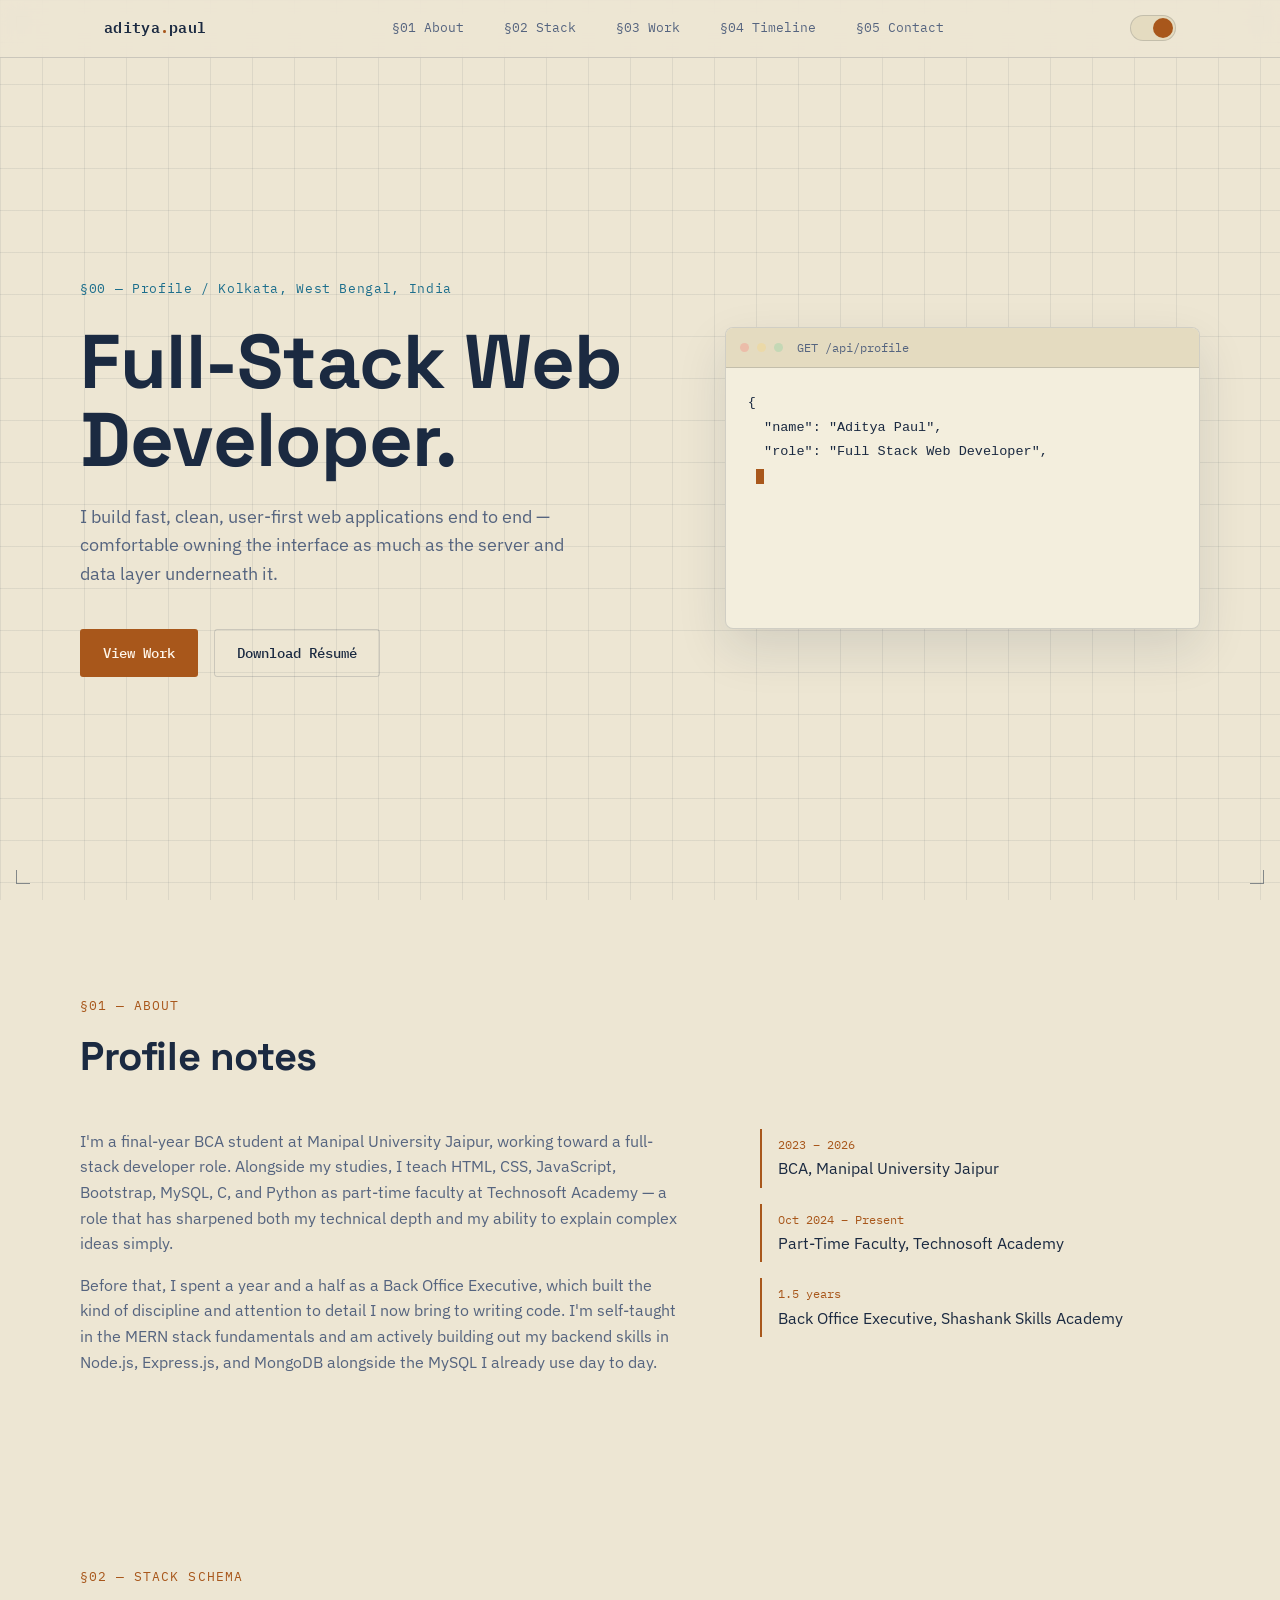
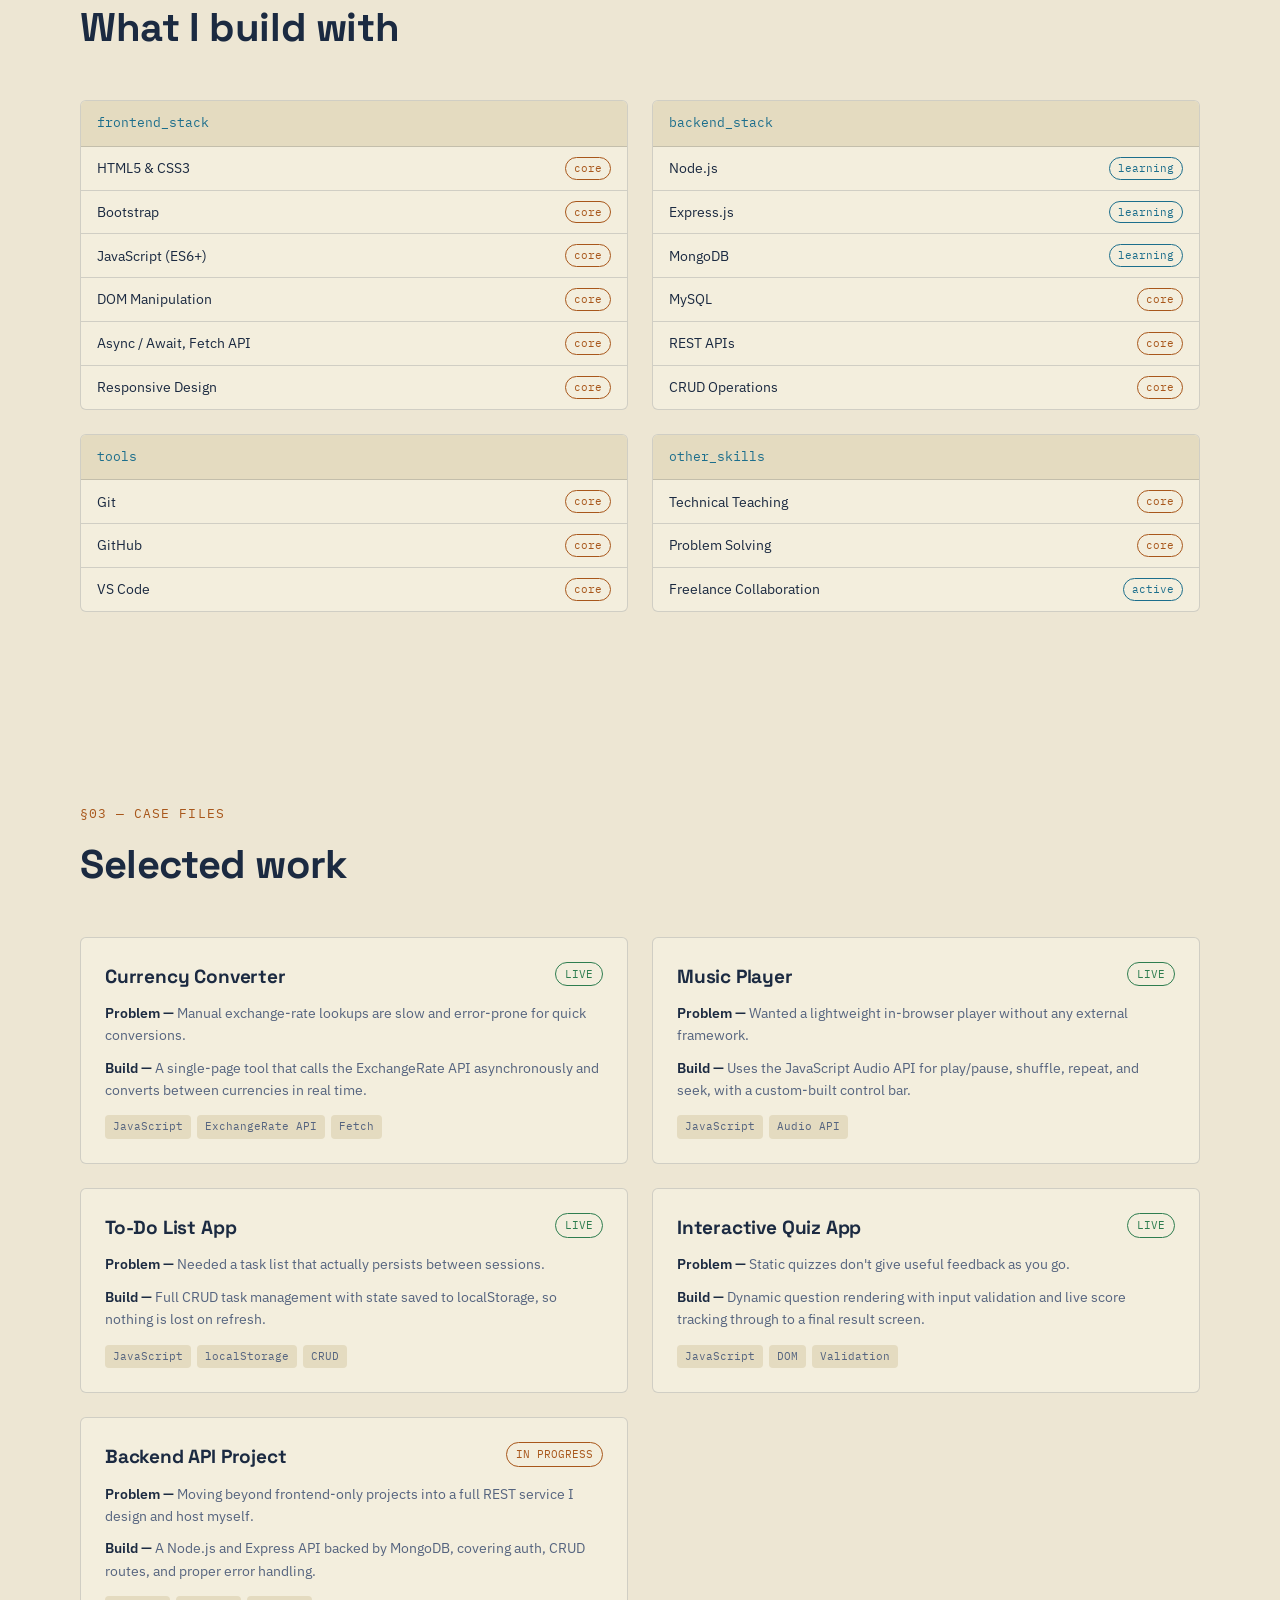
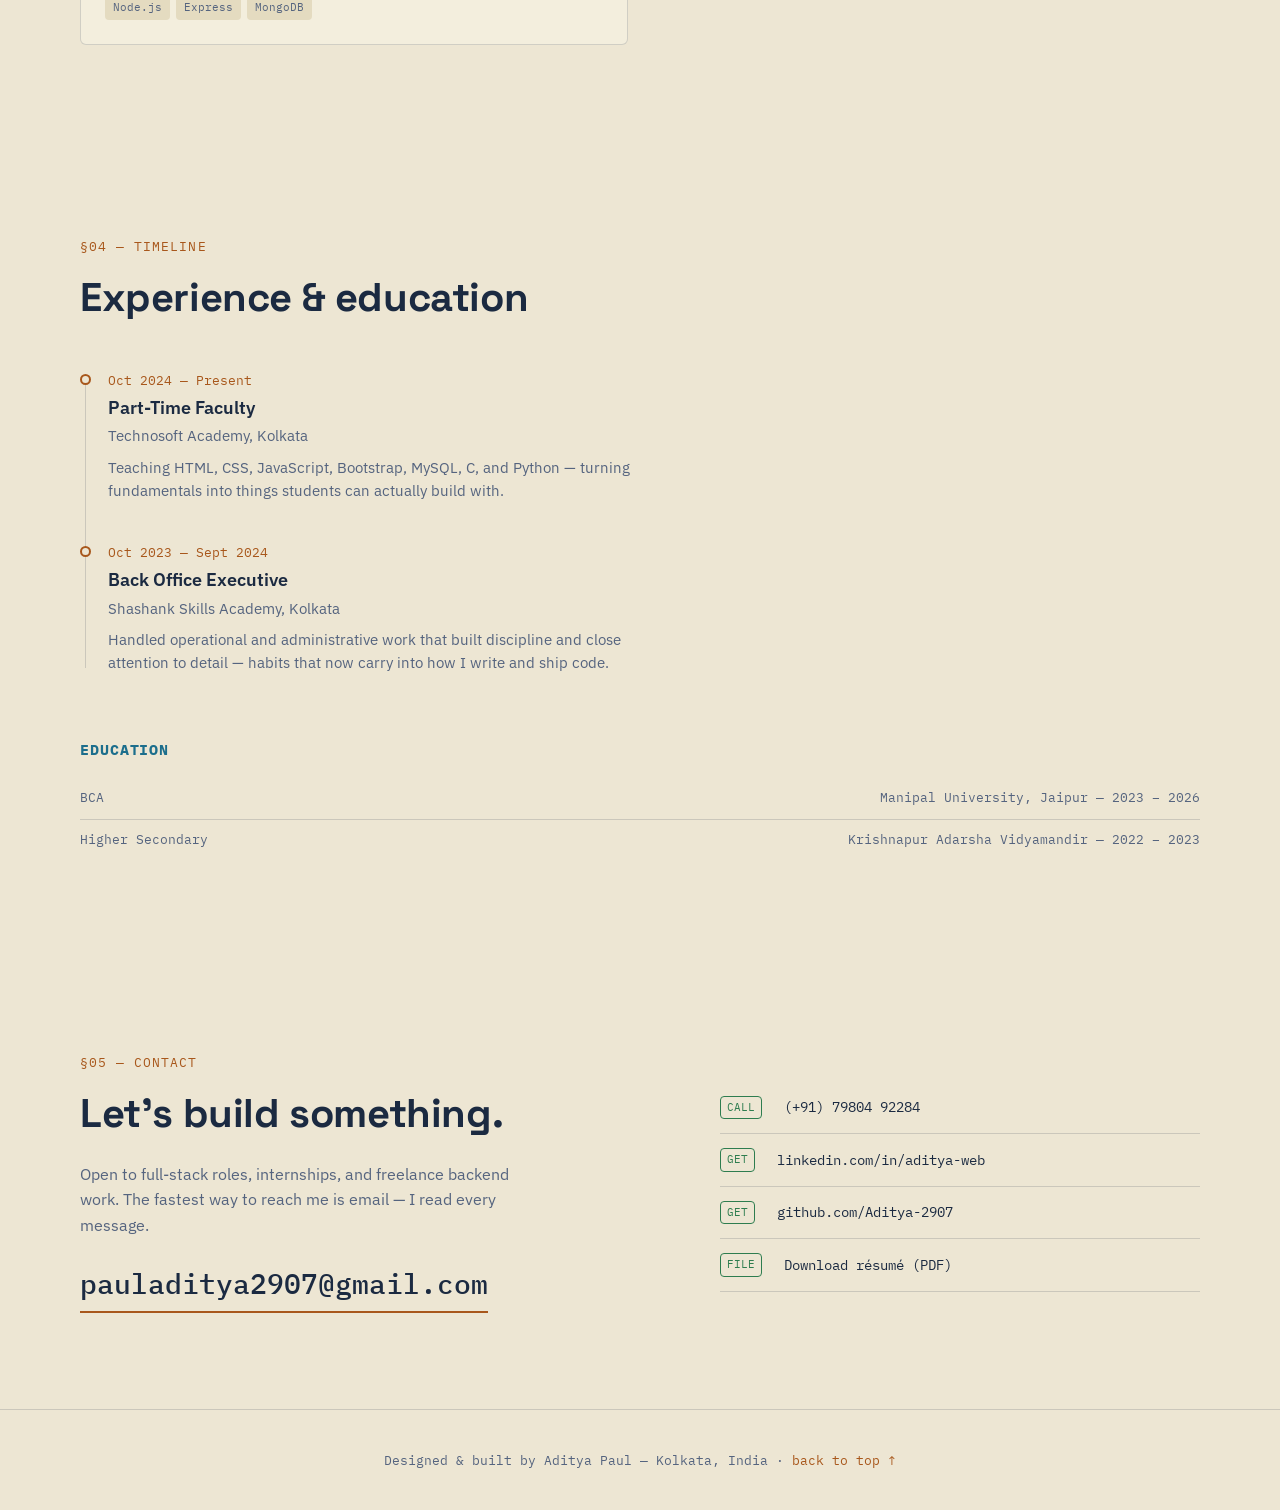
<file: index.html>
<!DOCTYPE html>
<html lang="en" data-theme="dark">

    <head>
        <meta charset="UTF-8">
        <meta name="viewport" content="width=device-width, initial-scale=1.0">
        <title>Aditya Paul — Full Stack Web Developer</title>
        <meta name="description"
            content="Aditya Paul — Full Stack Web Developer based in Kolkata, India. Node.js, Express, MongoDB, MySQL, and modern frontend.">
        <link rel="stylesheet" href="style.css">
        <link rel="icon"
            href="data:image/svg+xml,%3Csvg xmlns='http://www.w3.org/2000/svg' viewBox='0 0 100 100'%3E%3Crect width='100' height='100' rx='18' fill='%230B1220'/%3E%3Ctext x='50' y='68' font-size='58' font-family='monospace' fill='%23FFB454' text-anchor='middle'%3E%3C/%3E%3C/text%3E%3C/svg%3E">
        <link rel="preconnect" href="https://fonts.googleapis.com">
        <link rel="preconnect" href="https://fonts.gstatic.com" crossorigin>
        <link
            href="https://fonts.googleapis.com/css2?family=Space+Grotesk:wght@400;500;600;700&family=IBM+Plex+Sans:wght@400;500;600&family=IBM+Plex+Mono:wght@400;500;600&display=swap"
            rel="stylesheet">
    </head>

    <body>

        <div class="grid-overlay" aria-hidden="true">
            <span class="crop tl"></span><span class="crop tr"></span>
            <span class="crop bl"></span><span class="crop br"></span>
        </div>

        <header class="nav">
            <div class="nav-inner">
                <a href="#top" class="logo">aditya<span class="accent">.</span>paul</a>
                <nav class="nav-links" id="navLinks">
                    <a href="#about">§01 About</a>
                    <a href="#stack">§02 Stack</a>
                    <a href="#work">§03 Work</a>
                    <a href="#experience">§04 Timeline</a>
                    <a href="#contact">§05 Contact</a>
                </nav>
                <div class="nav-actions">
                    <button class="theme-toggle" id="themeToggle" aria-label="Toggle color theme"><span
                            class="knob"></span></button>
                    <button class="nav-burger" id="navBurger"
                        aria-label="Toggle menu"><span></span><span></span><span></span></button>
                </div>
            </div>
        </header>

        <main>

            <section id="top" class="hero">
                <div class="hero-inner">
                    <div class="hero-copy">
                        <p class="eyebrow">§00 — Profile / Kolkata, West Bengal, India</p>
                        <h1>Full&#8209;Stack Web<br>Developer.</h1>
                        <p class="hero-lede">I build fast, clean, user-first web applications end to end — comfortable
                            owning the interface as much as the server and data layer underneath it.</p>
                        <div class="hero-actions">
                            <a href="#work" class="btn btn-primary">View Work</a>
                            <a href="./Aditya Paul Resume.pdf" download class="btn btn-outline">Download Résumé</a>
                        </div>
                    </div>
                    <div class="hero-panel" role="img" aria-label="Mock API response describing Aditya Paul's profile">
                        <div class="panel-titlebar">
                            <span></span><span></span><span></span>
                            <p>GET /api/profile</p>
                        </div>
                        <pre
                            class="panel-body"><code id="apiTyped"></code><span class="cursor" aria-hidden="true"></span></pre>
                    </div>
                </div>
            </section>

            <section id="about" class="section reveal">
                <div class="section-inner">
                    <p class="section-label">§01 — About</p>
                    <h2>Profile notes</h2>
                    <div class="about-grid">
                        <div class="about-text">
                            <p>I'm a final-year BCA student at Manipal University Jaipur, working toward a full-stack
                                developer role. Alongside my studies, I teach HTML, CSS, JavaScript, Bootstrap, MySQL,
                                C, and Python as part-time faculty at Technosoft Academy — a role that has sharpened
                                both my technical depth and my ability to explain complex ideas simply.</p>
                            <p>Before that, I spent a year and a half as a Back Office Executive, which built the kind
                                of discipline and attention to detail I now bring to writing code. I'm self-taught in
                                the MERN stack fundamentals and am actively building out my backend skills in Node.js,
                                Express.js, and MongoDB alongside the MySQL I already use day to day.</p>
                        </div>
                        <ul class="fact-chips">
                            <li><span>2023 – 2026</span>BCA, Manipal University Jaipur</li>
                            <li><span>Oct 2024 – Present</span>Part-Time Faculty, Technosoft Academy</li>
                            <li><span>1.5 years</span>Back Office Executive, Shashank Skills Academy</li>
                        </ul>
                    </div>
                </div>
            </section>

            <section id="stack" class="section reveal">
                <div class="section-inner">
                    <p class="section-label">§02 — Stack Schema</p>
                    <h2>What I build with</h2>
                    <div class="schema-grid">

                        <div class="schema-table">
                            <div class="schema-head">frontend_stack</div>
                            <div class="schema-row"><span>HTML5 &amp; CSS3</span><span class="tag core">core</span>
                            </div>
                            <div class="schema-row"><span>Bootstrap</span><span class="tag core">core</span></div>
                            <div class="schema-row"><span>JavaScript (ES6+)</span><span class="tag core">core</span>
                            </div>
                            <div class="schema-row"><span>DOM Manipulation</span><span class="tag core">core</span>
                            </div>
                            <div class="schema-row"><span>Async / Await, Fetch API</span><span
                                    class="tag core">core</span></div>
                            <div class="schema-row"><span>Responsive Design</span><span class="tag core">core</span>
                            </div>
                        </div>

                        <div class="schema-table">
                            <div class="schema-head">backend_stack</div>
                            <div class="schema-row"><span>Node.js</span><span class="tag current">learning</span></div>
                            <div class="schema-row"><span>Express.js</span><span class="tag current">learning</span>
                            </div>
                            <div class="schema-row"><span>MongoDB</span><span class="tag current">learning</span></div>
                            <div class="schema-row"><span>MySQL</span><span class="tag core">core</span></div>
                            <div class="schema-row"><span>REST APIs</span><span class="tag core">core</span></div>
                            <div class="schema-row"><span>CRUD Operations</span><span class="tag core">core</span></div>
                        </div>

                        <div class="schema-table">
                            <div class="schema-head">tools</div>
                            <div class="schema-row"><span>Git</span><span class="tag core">core</span></div>
                            <div class="schema-row"><span>GitHub</span><span class="tag core">core</span></div>
                            <div class="schema-row"><span>VS Code</span><span class="tag core">core</span></div>
                        </div>

                        <div class="schema-table">
                            <div class="schema-head">other_skills</div>
                            <div class="schema-row"><span>Technical Teaching</span><span class="tag core">core</span>
                            </div>
                            <div class="schema-row"><span>Problem Solving</span><span class="tag core">core</span></div>
                            <div class="schema-row"><span>Freelance Collaboration</span><span
                                    class="tag current">active</span></div>
                        </div>

                    </div>
                </div>
            </section>

            <section id="work" class="section reveal">
                <div class="section-inner">
                    <p class="section-label">§03 — Case Files</p>
                    <h2>Selected work</h2>
                    <div class="cards-grid">

                        <div class="case-card">
                            <div class="case-top">
                                <h3>Currency Converter</h3><span class="status live">LIVE</span>
                            </div>
                            <p class="case-field"><b>Problem —</b> Manual exchange-rate lookups are slow and error-prone
                                for quick conversions.</p>
                            <p class="case-field"><b>Build —</b> A single-page tool that calls the ExchangeRate API
                                asynchronously and converts between currencies in real time.</p>
                            <div class="case-stack"><span>JavaScript</span><span>ExchangeRate
                                    API</span><span>Fetch</span></div>
                        </div>

                        <div class="case-card">
                            <div class="case-top">
                                <h3>Music Player</h3><span class="status live">LIVE</span>
                            </div>
                            <p class="case-field"><b>Problem —</b> Wanted a lightweight in-browser player without any
                                external framework.</p>
                            <p class="case-field"><b>Build —</b> Uses the JavaScript Audio API for play/pause, shuffle,
                                repeat, and seek, with a custom-built control bar.</p>
                            <div class="case-stack"><span>JavaScript</span><span>Audio API</span></div>
                        </div>

                        <div class="case-card">
                            <div class="case-top">
                                <h3>To-Do List App</h3><span class="status live">LIVE</span>
                            </div>
                            <p class="case-field"><b>Problem —</b> Needed a task list that actually persists between
                                sessions.</p>
                            <p class="case-field"><b>Build —</b> Full CRUD task management with state saved to
                                localStorage, so nothing is lost on refresh.</p>
                            <div class="case-stack"><span>JavaScript</span><span>localStorage</span><span>CRUD</span>
                            </div>
                        </div>

                        <div class="case-card">
                            <div class="case-top">
                                <h3>Interactive Quiz App</h3><span class="status live">LIVE</span>
                            </div>
                            <p class="case-field"><b>Problem —</b> Static quizzes don't give useful feedback as you go.
                            </p>
                            <p class="case-field"><b>Build —</b> Dynamic question rendering with input validation and
                                live score tracking through to a final result screen.</p>
                            <div class="case-stack"><span>JavaScript</span><span>DOM</span><span>Validation</span></div>
                        </div>

                        <div class="case-card">
                            <div class="case-top">
                                <h3>Backend API Project</h3><span class="status progress">IN PROGRESS</span>
                            </div>
                            <p class="case-field"><b>Problem —</b> Moving beyond frontend-only projects into a full REST
                                service I design and host myself.</p>
                            <p class="case-field"><b>Build —</b> A Node.js and Express API backed by MongoDB, covering
                                auth, CRUD routes, and proper error handling.</p>
                            <div class="case-stack"><span>Node.js</span><span>Express</span><span>MongoDB</span></div>
                        </div>

                    </div>
                </div>
            </section>

            <section id="experience" class="section reveal">
                <div class="section-inner">
                    <p class="section-label">§04 — Timeline</p>
                    <h2>Experience &amp; education</h2>

                    <div class="timeline">
                        <div class="tl-item">
                            <p class="tl-date">Oct 2024 — Present</p>
                            <p class="tl-role">Part-Time Faculty</p>
                            <p class="tl-org">Technosoft Academy, Kolkata</p>
                            <p class="tl-desc">Teaching HTML, CSS, JavaScript, Bootstrap, MySQL, C, and Python — turning
                                fundamentals into things students can actually build with.</p>
                        </div>
                        <div class="tl-item">
                            <p class="tl-date">Oct 2023 — Sept 2024</p>
                            <p class="tl-role">Back Office Executive</p>
                            <p class="tl-org">Shashank Skills Academy, Kolkata</p>
                            <p class="tl-desc">Handled operational and administrative work that built discipline and
                                close attention to detail — habits that now carry into how I write and ship code.</p>
                        </div>
                    </div>

                    <div class="edu-block">
                        <h3>Education</h3>
                        <div class="edu-row"><span>BCA</span><span>Manipal University, Jaipur — 2023 – 2026</span></div>
                        <div class="edu-row"><span>Higher Secondary</span><span>Krishnapur Adarsha Vidyamandir — 2022 –
                                2023</span></div>
                    </div>
                </div>
            </section>

            <section id="contact" class="section reveal">
                <div class="section-inner">
                    <p class="section-label">§05 — Contact</p>
                    <div class="contact-grid">
                        <div class="contact-main">
                            <h2>Let's build something.</h2>
                            <p>Open to full-stack roles, internships, and freelance backend work. The fastest way to
                                reach me is email — I read every message.</p>
                            <a href="mailto:pauladitya2907@gmail.com" class="mail-link">pauladitya2907@gmail.com</a>
                        </div>
                        <div class="endpoints">
                            <a href="tel:+917980492284" class="endpoint">
                                <span class="verb">CALL</span><span class="path">(+91) 79804 92284</span>
                            </a>
                            <a href="https://linkedin.com/in/aditya-web" target="_blank" rel="noopener"
                                class="endpoint">
                                <span class="verb">GET</span><span class="path">linkedin.com/in/aditya-web</span>
                            </a>
                            <a href="https://github.com/Aditya-2907" target="_blank" rel="noopener" class="endpoint">
                                <span class="verb">GET</span><span class="path">github.com/Aditya-2907</span>
                            </a>
                            <a href="./Aditya Paul Resume.pdf" download class="endpoint">
                                <span class="verb">FILE</span><span class="path">Download résumé (PDF)</span>
                            </a>
                        </div>
                    </div>
                </div>
            </section>

        </main>

        <footer>
            <p>Designed &amp; built by Aditya Paul — Kolkata, India &middot; <a href="#top">back to top ↑</a></p>
        </footer>

        <script src="script.js"></script>

    </body>

</html>
</file>
<file: style.css>
/* ================= TOKENS ================= */
:root {
    --space-1: 4px;
    --space-2: 8px;
    --space-3: 16px;
    --space-4: 24px;
    --space-5: 40px;
    --space-6: 64px;
    --space-7: 96px;
    --space-8: 140px;
    --radius: 3px;
    --font-display: 'Space Grotesk', sans-serif;
    --font-body: 'IBM Plex Sans', sans-serif;
    --font-mono: 'IBM Plex Mono', monospace;
    --max-w: 1120px;
    --dur: 0.5s;
    --ease: cubic-bezier(.16, .8, .24, 1);
}

[data-theme="dark"] {
    --bg: #0B1220;
    --surface: #121B2E;
    --surface-2: #17223A;
    --grid-line: rgba(140, 168, 204, 0.09);
    --ink: #E8EEF7;
    --ink-muted: #8CA0BE;
    --accent: #FFB454;
    --accent-ink: #1B1200;
    --accent-2: #5CC8FF;
    --border: rgba(140, 168, 204, 0.18);
    --shadow: 0 20px 60px rgba(0, 0, 0, 0.45);
    --status-live: #6FCF97;
    --status-progress: #FFB454;
}

[data-theme="light"] {
    --bg: #EDE6D3;
    --surface: #F3EEDD;
    --surface-2: #E4DBC0;
    --grid-line: rgba(27, 42, 65, 0.08);
    --ink: #1B2A41;
    --ink-muted: #55647F;
    --accent: #A8571B;
    --accent-ink: #FFF6EA;
    --accent-2: #1C6E8C;
    --border: rgba(27, 42, 65, 0.16);
    --shadow: 0 20px 50px rgba(27, 42, 65, 0.12);
    --status-live: #2E7D4F;
    --status-progress: #A8571B;
}

*,
*::before,
*::after {
    box-sizing: border-box;
}

html {
    scroll-behavior: smooth;
}

@media (prefers-reduced-motion: reduce) {
    html {
        scroll-behavior: auto;
    }

    *,
    *::before,
    *::after {
        animation-duration: 0.001ms !important;
        animation-iteration-count: 1 !important;
        transition-duration: 0.001ms !important;
        scroll-behavior: auto !important;
    }
}

body {
    margin: 0;
    background: var(--bg);
    color: var(--ink);
    font-family: var(--font-body);
    font-size: 16px;
    line-height: 1.6;
    -webkit-font-smoothing: antialiased;
    transition: background var(--dur) var(--ease), color var(--dur) var(--ease);
    overflow-x: hidden;
}

a {
    color: inherit;
}

h1,
h2,
h3 {
    font-family: var(--font-display);
    margin: 0;
    letter-spacing: -0.01em;
}

p {
    margin: 0;
}

ul {
    margin: 0;
    padding: 0;
    list-style: none;
}

button {
    font-family: inherit;
}

::selection {
    background: var(--accent);
    color: var(--accent-ink);
}

:focus-visible {
    outline: 2px solid var(--accent-2);
    outline-offset: 3px;
}

/* ================= BACKGROUND GRID ================= */
.grid-overlay {
    position: fixed;
    inset: 0;
    z-index: 0;
    pointer-events: none;
    background-image:
        linear-gradient(var(--grid-line) 1px, transparent 1px),
        linear-gradient(90deg, var(--grid-line) 1px, transparent 1px);
    background-size: 42px 42px;
    transition: background var(--dur) var(--ease);
}

.crop {
    position: absolute;
    width: 14px;
    height: 14px;
    border-color: var(--ink-muted);
    opacity: 0.5;
}

.crop.tl {
    top: 16px;
    left: 16px;
    border-top: 1px solid;
    border-left: 1px solid;
}

.crop.tr {
    top: 16px;
    right: 16px;
    border-top: 1px solid;
    border-right: 1px solid;
}

.crop.bl {
    bottom: 16px;
    left: 16px;
    border-bottom: 1px solid;
    border-left: 1px solid;
}

.crop.br {
    bottom: 16px;
    right: 16px;
    border-bottom: 1px solid;
    border-right: 1px solid;
}

/* ================= LAYOUT HELPERS ================= */
.wrap {
    max-width: var(--max-w);
    margin: 0 auto;
    padding: 0 var(--space-4);
    position: relative;
    z-index: 1;
}

.section {
    padding: var(--space-7) var(--space-4);
    position: relative;
    z-index: 1;
}

.section-inner {
    max-width: var(--max-w);
    margin: 0 auto;
}

.section-label {
    font-family: var(--font-mono);
    font-size: 13px;
    letter-spacing: 0.08em;
    color: var(--accent);
    margin-bottom: var(--space-2);
    text-transform: uppercase;
}

.section h2 {
    font-size: clamp(28px, 4vw, 40px);
    margin-bottom: var(--space-5);
}

.reveal {
    opacity: 0;
    transform: translateY(24px);
    transition: opacity 0.7s var(--ease), transform 0.7s var(--ease);
}

.reveal.in {
    opacity: 1;
    transform: translateY(0);
}

/* ================= NAV ================= */
.nav {
    position: fixed;
    top: 0;
    left: 0;
    right: 0;
    z-index: 50;
    background: color-mix(in srgb, var(--bg) 82%, transparent);
    backdrop-filter: blur(10px);
    border-bottom: 1px solid var(--border);
    transition: background var(--dur) var(--ease), border-color var(--dur) var(--ease);
}

.nav-inner {
    max-width: var(--max-w);
    margin: 0 auto;
    padding: 14px var(--space-4);
    display: flex;
    align-items: center;
    justify-content: space-between;
}

.logo {
    font-family: var(--font-mono);
    font-weight: 600;
    font-size: 15px;
    text-decoration: none;
    color: var(--ink);
    letter-spacing: 0.02em;
}

.logo .accent {
    color: var(--accent);
}

.nav-links {
    display: flex;
    gap: var(--space-5);
}

.nav-links a {
    font-family: var(--font-mono);
    font-size: 13px;
    text-decoration: none;
    color: var(--ink-muted);
    position: relative;
    padding: 4px 0;
    transition: color 0.2s var(--ease);
}

.nav-links a::after {
    content: '';
    position: absolute;
    left: 0;
    bottom: 0;
    height: 1px;
    width: 0;
    background: var(--accent);
    transition: width 0.25s var(--ease);
}

.nav-links a:hover {
    color: var(--ink);
}

.nav-links a:hover::after {
    width: 100%;
}

.nav-actions {
    display: flex;
    align-items: center;
    gap: var(--space-3);
}

.theme-toggle {
    width: 46px;
    height: 26px;
    border-radius: 20px;
    background: var(--surface-2);
    border: 1px solid var(--border);
    cursor: pointer;
    position: relative;
    padding: 0;
    transition: background 0.3s var(--ease);
}

.theme-toggle .knob {
    position: absolute;
    top: 2px;
    left: 2px;
    width: 20px;
    height: 20px;
    border-radius: 50%;
    background: var(--accent);
    transition: transform 0.3s var(--ease);
}

[data-theme="light"] .theme-toggle .knob {
    transform: translateX(20px);
}

.nav-burger {
    display: none;
    background: none;
    border: none;
    cursor: pointer;
    color: var(--ink);
    flex-direction: column;
    gap: 5px;
    padding: 6px;
}

.nav-burger span {
    display: block;
    width: 20px;
    height: 2px;
    background: currentColor;
}

/* ================= BUTTONS ================= */
.btn {
    display: inline-flex;
    align-items: center;
    gap: 8px;
    font-family: var(--font-mono);
    font-size: 14px;
    font-weight: 500;
    padding: 12px 22px;
    border-radius: var(--radius);
    text-decoration: none;
    border: 1px solid transparent;
    cursor: pointer;
    transition: all 0.25s var(--ease);
}

.btn-primary {
    background: var(--accent);
    color: var(--accent-ink);
}

.btn-primary:hover {
    transform: translateY(-2px);
    box-shadow: 0 10px 24px rgba(0, 0, 0, 0.25);
}

.btn-outline {
    border-color: var(--border);
    color: var(--ink);
}

.btn-outline:hover {
    border-color: var(--accent);
    color: var(--accent);
}

/* ================= HERO ================= */
.hero {
    min-height: 100vh;
    display: flex;
    align-items: center;
    padding: 120px var(--space-4) var(--space-6);
    position: relative;
}

.hero-inner {
    max-width: var(--max-w);
    margin: 0 auto;
    width: 100%;
    display: grid;
    grid-template-columns: 1.1fr 0.9fr;
    gap: var(--space-6);
    align-items: center;
    position: relative;
    z-index: 1;
}

.eyebrow {
    font-family: var(--font-mono);
    font-size: 13px;
    color: var(--accent-2);
    letter-spacing: 0.05em;
    margin-bottom: var(--space-4);
}

.hero-copy h1 {
    font-size: clamp(42px, 6.4vw, 76px);
    line-height: 1.02;
    font-weight: 700;
}

.hero-lede {
    margin-top: var(--space-4);
    font-size: 18px;
    color: var(--ink-muted);
    max-width: 46ch;
}

.hero-actions {
    display: flex;
    gap: var(--space-3);
    margin-top: var(--space-5);
    flex-wrap: wrap;
}

.hero-panel {
    background: var(--surface);
    border: 1px solid var(--border);
    border-radius: 8px;
    overflow: hidden;
    box-shadow: var(--shadow);
}

.panel-titlebar {
    display: flex;
    align-items: center;
    gap: 8px;
    padding: 10px 14px;
    background: var(--surface-2);
    border-bottom: 1px solid var(--border);
}

.panel-titlebar span {
    width: 9px;
    height: 9px;
    border-radius: 50%;
    background: var(--border);
}

.panel-titlebar span:nth-child(1) {
    background: #FF6B6B44;
}

.panel-titlebar span:nth-child(2) {
    background: #FFD16644;
}

.panel-titlebar span:nth-child(3) {
    background: #6FCF9744;
}

.panel-titlebar p {
    font-family: var(--font-mono);
    font-size: 12px;
    color: var(--ink-muted);
    margin-left: 6px;
}

.panel-body {
    margin: 0;
    padding: 22px;
    font-family: var(--font-mono);
    font-size: 13.5px;
    line-height: 1.75;
    color: var(--ink);
    min-height: 260px;
    white-space: pre-wrap;
    word-break: break-word;
}

.panel-body .k {
    color: var(--accent-2);
}

.panel-body .s {
    color: var(--accent);
}

.cursor {
    display: inline-block;
    width: 8px;
    height: 15px;
    background: var(--accent);
    vertical-align: middle;
    animation: blink 1s step-end infinite;
}

@keyframes blink {
    50% {
        opacity: 0;
    }
}

/* ================= ABOUT ================= */
.about-grid {
    display: grid;
    grid-template-columns: 1.4fr 1fr;
    gap: var(--space-6);
}

.about-text p {
    color: var(--ink-muted);
    margin-bottom: var(--space-3);
    max-width: 60ch;
}

.about-text p:last-child {
    margin-bottom: 0;
}

.fact-chips {
    display: flex;
    flex-direction: column;
    gap: var(--space-3);
}

.fact-chips li {
    border-left: 2px solid var(--accent);
    padding: 6px 0 6px 16px;
}

.fact-chips li span {
    display: block;
    font-family: var(--font-mono);
    font-size: 12px;
    color: var(--accent);
    margin-bottom: 2px;
}

/* ================= SKILLS / SCHEMA ================= */
.schema-grid {
    display: grid;
    grid-template-columns: repeat(2, 1fr);
    gap: var(--space-4);
}

.schema-table {
    background: var(--surface);
    border: 1px solid var(--border);
    border-radius: 6px;
    overflow: hidden;
    transition: border-color 0.25s var(--ease), transform 0.25s var(--ease);
}

.schema-table:hover {
    border-color: var(--accent-2);
    transform: translateY(-3px);
}

.schema-head {
    font-family: var(--font-mono);
    font-size: 13px;
    padding: 12px 16px;
    background: var(--surface-2);
    color: var(--accent-2);
    border-bottom: 1px solid var(--border);
}

.schema-row {
    display: flex;
    justify-content: space-between;
    align-items: center;
    gap: 10px;
    padding: 10px 16px;
    font-size: 14px;
    border-bottom: 1px solid var(--border);
    transition: background 0.2s var(--ease);
}

.schema-row:last-child {
    border-bottom: none;
}

.schema-row:hover {
    background: var(--surface-2);
}

.schema-row .tag {
    font-family: var(--font-mono);
    font-size: 10.5px;
    padding: 2px 8px;
    border-radius: 20px;
    color: var(--ink-muted);
    border: 1px solid var(--border);
    white-space: nowrap;
}

.schema-row .tag.core {
    color: var(--accent);
    border-color: var(--accent);
}

.schema-row .tag.current {
    color: var(--accent-2);
    border-color: var(--accent-2);
}

/* ================= PROJECTS ================= */
.cards-grid {
    display: grid;
    grid-template-columns: repeat(2, 1fr);
    gap: var(--space-4);
}

.case-card {
    background: var(--surface);
    border: 1px solid var(--border);
    border-radius: 6px;
    padding: var(--space-4);
    display: flex;
    flex-direction: column;
    gap: 10px;
    transition: transform 0.25s var(--ease), border-color 0.25s var(--ease);
}

.case-card:hover {
    transform: translateY(-4px);
    border-color: var(--accent);
}

.case-top {
    display: flex;
    justify-content: space-between;
    align-items: flex-start;
    gap: 10px;
}

.case-card h3 {
    font-size: 19px;
}

.status {
    font-family: var(--font-mono);
    font-size: 10.5px;
    padding: 3px 9px;
    border-radius: 20px;
    white-space: nowrap;
    border: 1px solid currentColor;
}

.status.live {
    color: var(--status-live);
}

.status.progress {
    color: var(--status-progress);
}

.case-field {
    font-size: 14px;
    color: var(--ink-muted);
}

.case-field b {
    color: var(--ink);
    font-weight: 600;
}

.case-stack {
    display: flex;
    flex-wrap: wrap;
    gap: 6px;
    margin-top: 4px;
}

.case-stack span {
    font-family: var(--font-mono);
    font-size: 11px;
    padding: 3px 8px;
    background: var(--surface-2);
    border-radius: 4px;
    color: var(--ink-muted);
}

/* ================= TIMELINE ================= */
.timeline {
    position: relative;
    padding-left: 28px;
}

.timeline::before {
    content: '';
    position: absolute;
    left: 5px;
    top: 6px;
    bottom: 6px;
    width: 1px;
    background: var(--border);
}

.tl-item {
    position: relative;
    padding-bottom: var(--space-5);
}

.tl-item:last-child {
    padding-bottom: 0;
}

.tl-item::before {
    content: '';
    position: absolute;
    left: -28px;
    top: 4px;
    width: 11px;
    height: 11px;
    border-radius: 50%;
    background: var(--bg);
    border: 2px solid var(--accent);
}

.tl-date {
    font-family: var(--font-mono);
    font-size: 12.5px;
    color: var(--accent);
}

.tl-role {
    font-size: 18px;
    font-weight: 600;
    margin-top: 4px;
}

.tl-org {
    color: var(--ink-muted);
    font-size: 14.5px;
    margin-top: 2px;
}

.tl-desc {
    color: var(--ink-muted);
    font-size: 14.5px;
    margin-top: 8px;
    max-width: 60ch;
}

.edu-block {
    margin-top: var(--space-6);
}

.edu-block h3 {
    font-size: 15px;
    font-family: var(--font-mono);
    color: var(--accent-2);
    margin-bottom: var(--space-3);
    text-transform: uppercase;
    letter-spacing: 0.06em;
}

.edu-row {
    display: flex;
    justify-content: space-between;
    gap: 12px;
    padding: 10px 0;
    border-bottom: 1px solid var(--border);
    font-size: 14.5px;
}

.edu-row:last-child {
    border-bottom: none;
}

.edu-row span {
    font-family: var(--font-mono);
    color: var(--ink-muted);
    font-size: 13px;
}

/* ================= CONTACT ================= */
.contact-grid {
    display: grid;
    grid-template-columns: 1.2fr 1fr;
    gap: var(--space-6);
    align-items: start;
}

.contact-main h2 {
    margin-bottom: var(--space-3);
}

.contact-main p {
    color: var(--ink-muted);
    max-width: 46ch;
    margin-bottom: var(--space-4);
}

.mail-link {
    font-family: var(--font-mono);
    font-size: clamp(20px, 3vw, 28px);
    font-weight: 500;
    text-decoration: none;
    color: var(--ink);
    border-bottom: 2px solid var(--accent);
    padding-bottom: 4px;
    display: inline-block;
    word-break: break-all;
    transition: color 0.2s var(--ease);
}

.mail-link:hover {
    color: var(--accent);
}

.endpoints {
    display: flex;
    flex-direction: column;
    gap: 0;
}

.endpoint {
    display: flex;
    align-items: center;
    justify-content: space-between;
    gap: 10px;
    padding: 14px 0;
    border-bottom: 1px solid var(--border);
    text-decoration: none;
    color: var(--ink);
    transition: padding-left 0.2s var(--ease), color 0.2s var(--ease);
}

.endpoint:hover {
    padding-left: 8px;
    color: var(--accent);
}

.endpoint .verb {
    font-family: var(--font-mono);
    font-size: 11px;
    color: var(--status-live);
    border: 1px solid var(--status-live);
    border-radius: 4px;
    padding: 2px 6px;
}

.endpoint .path {
    font-family: var(--font-mono);
    font-size: 14px;
    flex: 1;
    margin-left: 12px;
}

footer {
    padding: var(--space-5) var(--space-4);
    text-align: center;
    font-family: var(--font-mono);
    font-size: 12.5px;
    color: var(--ink-muted);
    border-top: 1px solid var(--border);
    position: relative;
    z-index: 1;
}

footer a {
    color: var(--accent);
    text-decoration: none;
}

/* ================= RESPONSIVE ================= */
@media (max-width: 900px) {
    .hero-inner {
        grid-template-columns: 1fr;
    }

    .about-grid {
        grid-template-columns: 1fr;
        gap: var(--space-4);
    }

    .schema-grid {
        grid-template-columns: 1fr;
    }

    .cards-grid {
        grid-template-columns: 1fr;
    }

    .contact-grid {
        grid-template-columns: 1fr;
    }

    .nav-links {
        position: fixed;
        top: 57px;
        left: 0;
        right: 0;
        background: var(--bg);
        border-bottom: 1px solid var(--border);
        flex-direction: column;
        gap: 0;
        max-height: 0;
        overflow: hidden;
        transition: max-height 0.3s var(--ease);
    }

    .nav-links.open {
        max-height: 300px;
    }

    .nav-links a {
        padding: 16px var(--space-4);
        border-bottom: 1px solid var(--border);
    }

    .nav-links a::after {
        display: none;
    }

    .nav-burger {
        display: flex;
    }
}

@media (max-width: 520px) {
    .section {
        padding: var(--space-6) var(--space-3);
    }

    .hero {
        padding-top: 100px;
    }

    .hero-actions {
        flex-direction: column;
        align-items: flex-start;
    }

    .btn {
        width: 100%;
        justify-content: center;
    }
}
</file>
